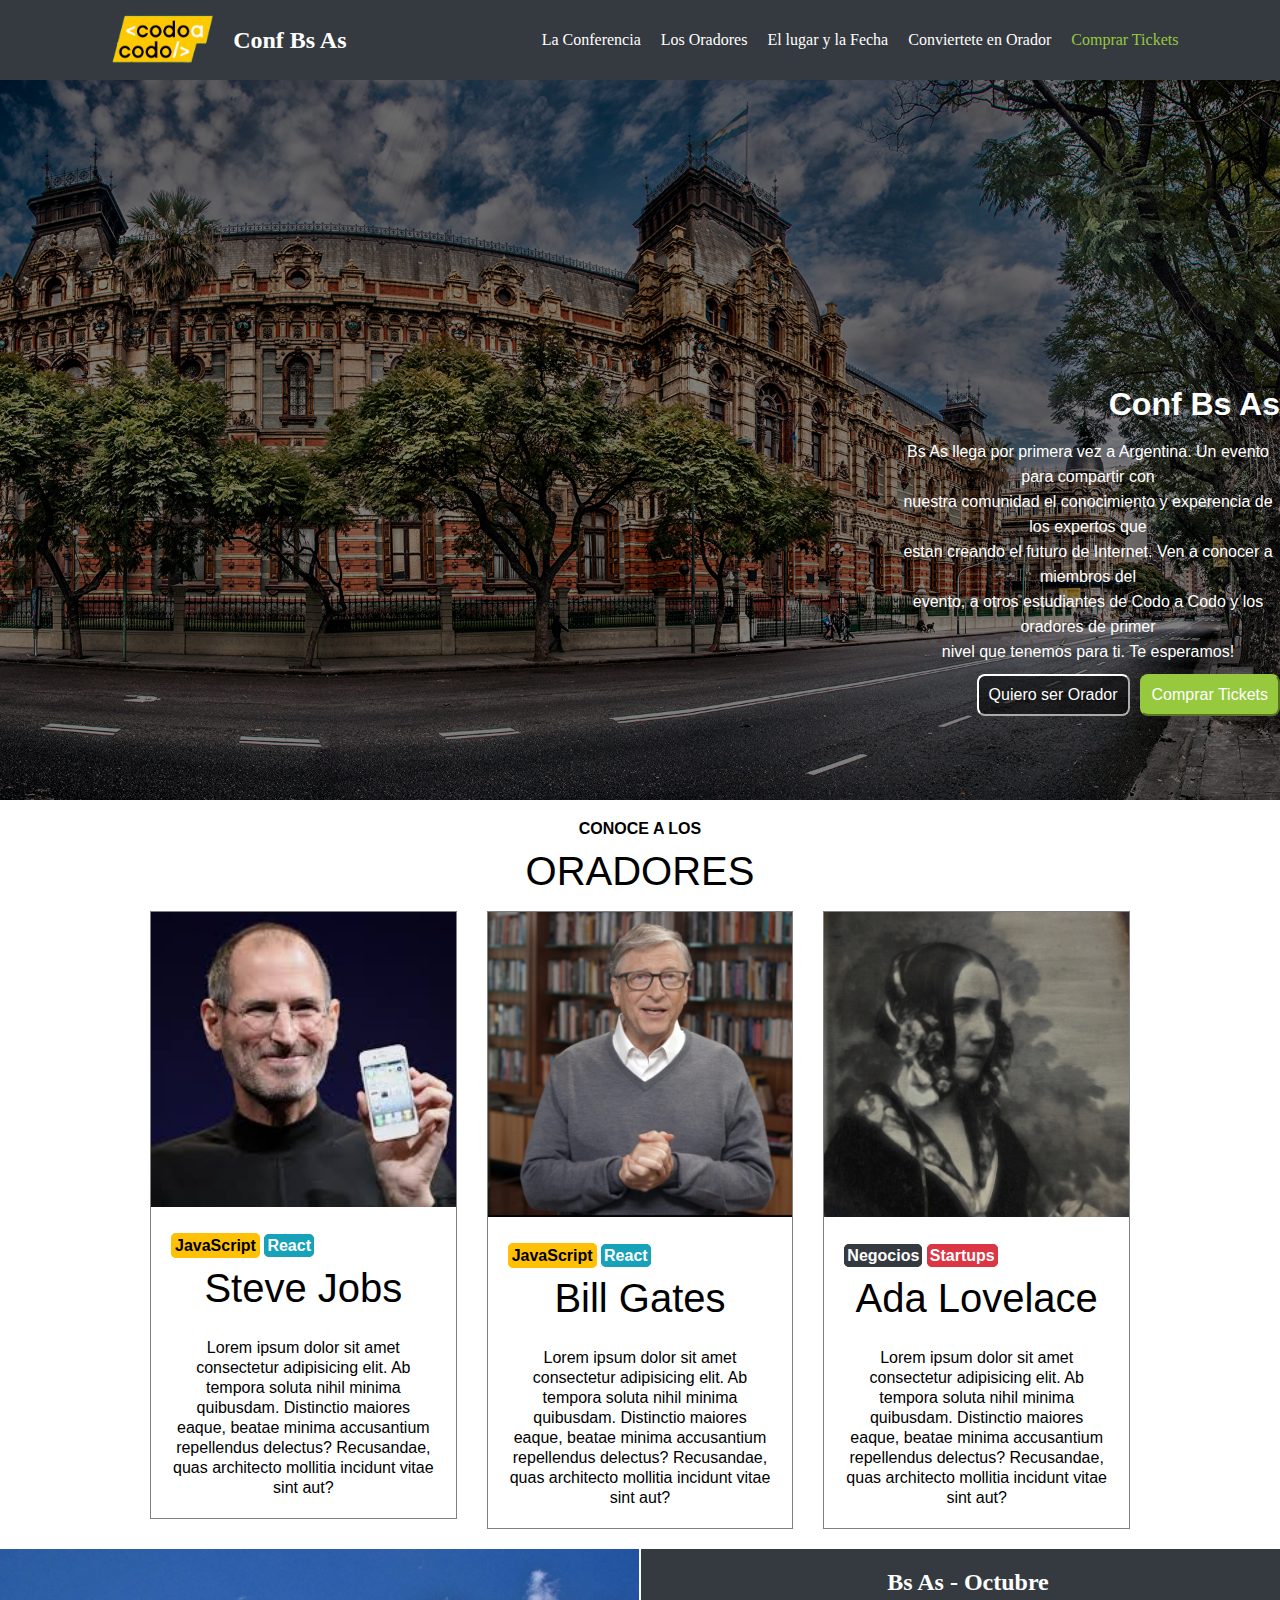
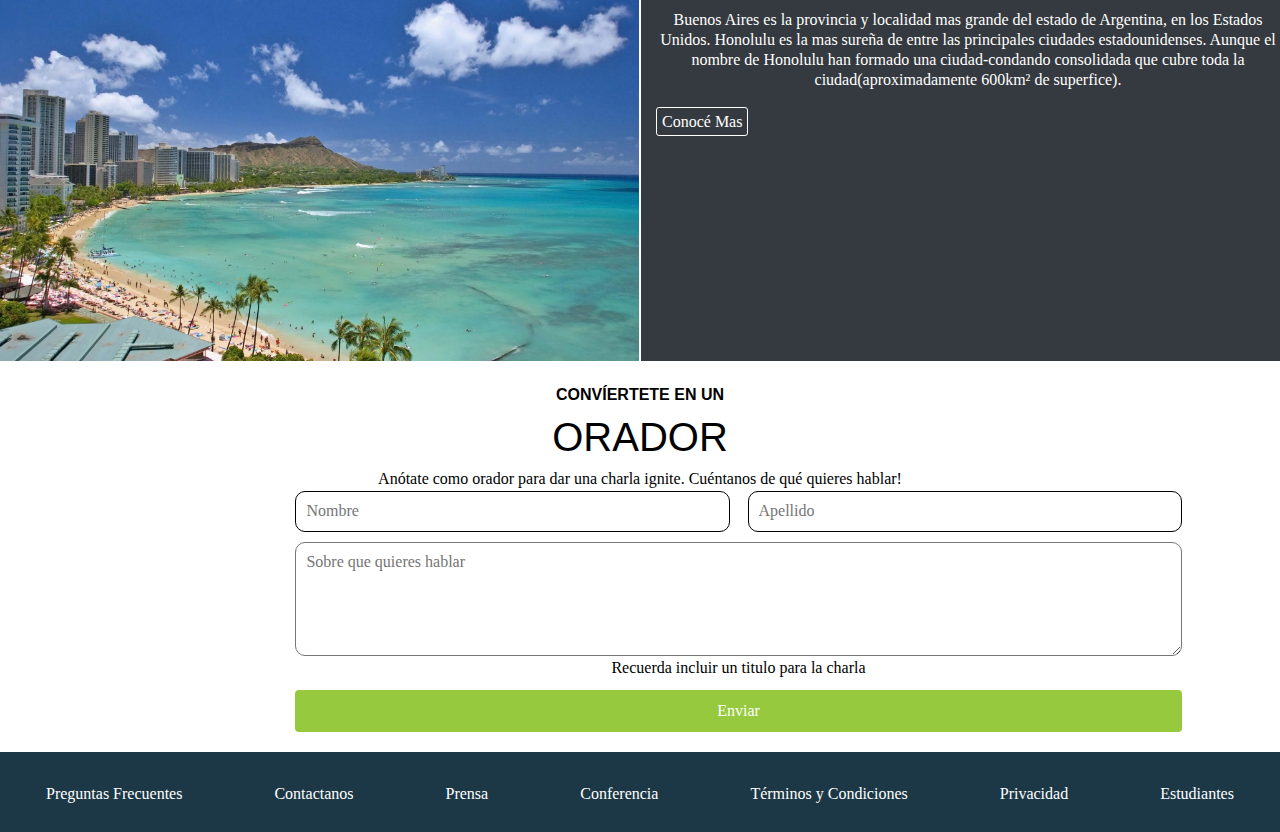
<file: ProyectoIntegrador/src/main/webapp/index.html>
<!DOCTYPE html>
<html lang="en">
<head>
    <meta charset="UTF-8">
    <meta http-equiv="X-UA-Compatible" content="IE=edge">
    <meta name="viewport" content="width=device-width, initial-scale=1.0">
    <link rel="stylesheet" href="style.css">
    <link rel="stylesheet" href="normalize.css">
    <title>Codo a Codo</title>
</head>
<body>
    <header>
        <div class="logo">
            <img src="./img/codoacodo.png" alt="codoacodo">
            <h2>Conf Bs As</h2>
        </div>
        <nav class="nav">
            <a href="#">La Conferencia</a>
            <a href="#">Los Oradores</a>
            <a href="#">El lugar y la Fecha</a>
            <a href="#">Conviertete en Orador</a>
            <a class="comprarT" href="comprarTickets.html">Comprar Tickets</a>
        </nav>
    </header>

    <main> 
        <section>
            <img src="./img/ba1.jpg" alt="">
        <div class="sobreImagen">
            <h1>Conf Bs As</h1>
            <p>Bs As llega por primera vez a Argentina. Un evento para compartir con</p> 
            <p>nuestra comunidad el conocimiento y experencia de los expertos que </p> 
            <P>estan creando el futuro de Internet. Ven a conocer a miembros del </p> 
            <P>evento, a otros estudiantes de Codo a Codo y los oradores de primer </p>
            <p>nivel que tenemos para ti. Te esperamos!</p>
            <div class="botones">
                <a href="#convert">
                    <button class="boton-trans">Quiero ser Orador</button>
                </a>
                <a href="./pages/ticktes.html">
                    <button class="boton">Comprar Tickets</button>
                </a>
            </div>   
        </div>
        </section>
    
        <div class="oradores">
            <h4>CONOCE A LOS</h4>
            <h2>ORADORES</h2>
            <div class="oradores-cadaUno">
                <div class="steve">
                    <div class="contenido-oradores">
                        <img src="./img/steve.jpg" alt="steve">
                            <div class="titulo">
                                <a class="java" href="">JavaScript</a>
                                <a class="react" href="">React</a>
                                <h2>Steve Jobs</h2>
                            </div>
                        <p>Lorem ipsum dolor sit amet consectetur adipisicing elit. Ab tempora soluta nihil minima quibusdam. Distinctio maiores eaque, beatae minima accusantium repellendus delectus? Recusandae, quas architecto mollitia incidunt vitae sint aut?</p>
                    </div>
                </div>
                <div class="bill">
                    <div class="contenido-oradores">
                        <img src="./img/bill.jpg" alt="bill">                       
                            <div class="titulo"> 
                                <a class="java" href="">JavaScript</a>
                                <a class="react" href="">React</a>
                                <h2>Bill Gates</h2>
                            </div>
                        <p>Lorem ipsum dolor sit amet consectetur adipisicing elit. Ab tempora soluta nihil minima quibusdam. Distinctio maiores eaque, beatae minima accusantium repellendus delectus? Recusandae, quas architecto mollitia incidunt vitae sint aut?</p>
                    </div>
                </div>
                <div class="ada">
                    <div class="contenido-oradores">
                        <img src="./img/ada.jpeg" alt="ada">
                            <div class="titulo">   
                                <a class="negocios" href="">Negocios</a>
                                <a class="startups" href="">Startups</a>
                                <h2>Ada Lovelace</h2>
                            </div>     
                        <p>Lorem ipsum dolor sit amet consectetur adipisicing elit. Ab tempora soluta nihil minima quibusdam. Distinctio maiores eaque, beatae minima accusantium repellendus delectus? Recusandae, quas architecto mollitia incidunt vitae sint aut?</p>
                    </div>
                </div>
            </div>
        </div>
        <div class="imagenes">
            <div>
            <img src="./img/honolulu.jpg" alt="">
            </div>
            <div class="Buenos-Aires">
                <h2>Bs As - Octubre</h2>
                <p>Buenos Aires es la provincia y localidad mas grande del estado de Argentina, en los Estados
                    Unidos. Honolulu es la mas sureña de entre las principales ciudades estadounidenses. Aunque el nombre de Honolulu
                    han formado una ciudad-condando consolidada que cubre toda la ciudad(aproximadamente 600km² de superfice).
                </p>
                <a class="BuenosAires-Boton" href="">
                   Conocé Mas        
                </a>
            </div>

        </div>
        <div class="formulario" >
            <div class="oradores">
                <h4>CONVÍERTETE EN UN</h4>
                <h2>ORADOR</h2>
            </div>
            <p class="formulario-p">Anótate como orador para dar una charla ignite. Cuéntanos de qué quieres hablar!</p>
            <div class="formularioContenido">
            <form action="" method="post">
                
                
                    
                    <label for="nombre" class="nombre"></label>
                    <label class="apellido" for="apellido"></label>
                <div class="formularioDatos">
                    <input type="text" id="nombre" name="nombre" placeholder="Nombre" required>
                    <input type="text" id="apellido" name="apellido" placeholder="Apellido" required>
                    
                </div>
                <div class="mensaje">
                    <label for="mensaje"></label>
                    <textarea id="mensaje" name="mensaje" rows="5" cols="160" placeholder="Sobre que quieres hablar" required></textarea>
                </div>
                    <p>Recuerda incluir un titulo para la charla</p>
                    <input class="botonFormulario" type="submit" value="Enviar" class>
            </form>
            </div>
        </div> 
    </main>

    <footer>
        <a href="">Preguntas Frecuentes</a>
        <a href="">Contactanos</a>
        <a href="">Prensa</a>
        <a href="">Conferencia</a>
        <a href="">Términos y Condiciones</a>
        <a href="">Privacidad</a>
        <a href="">Estudiantes</a>
    </footer>


</body>
</html>
</file>
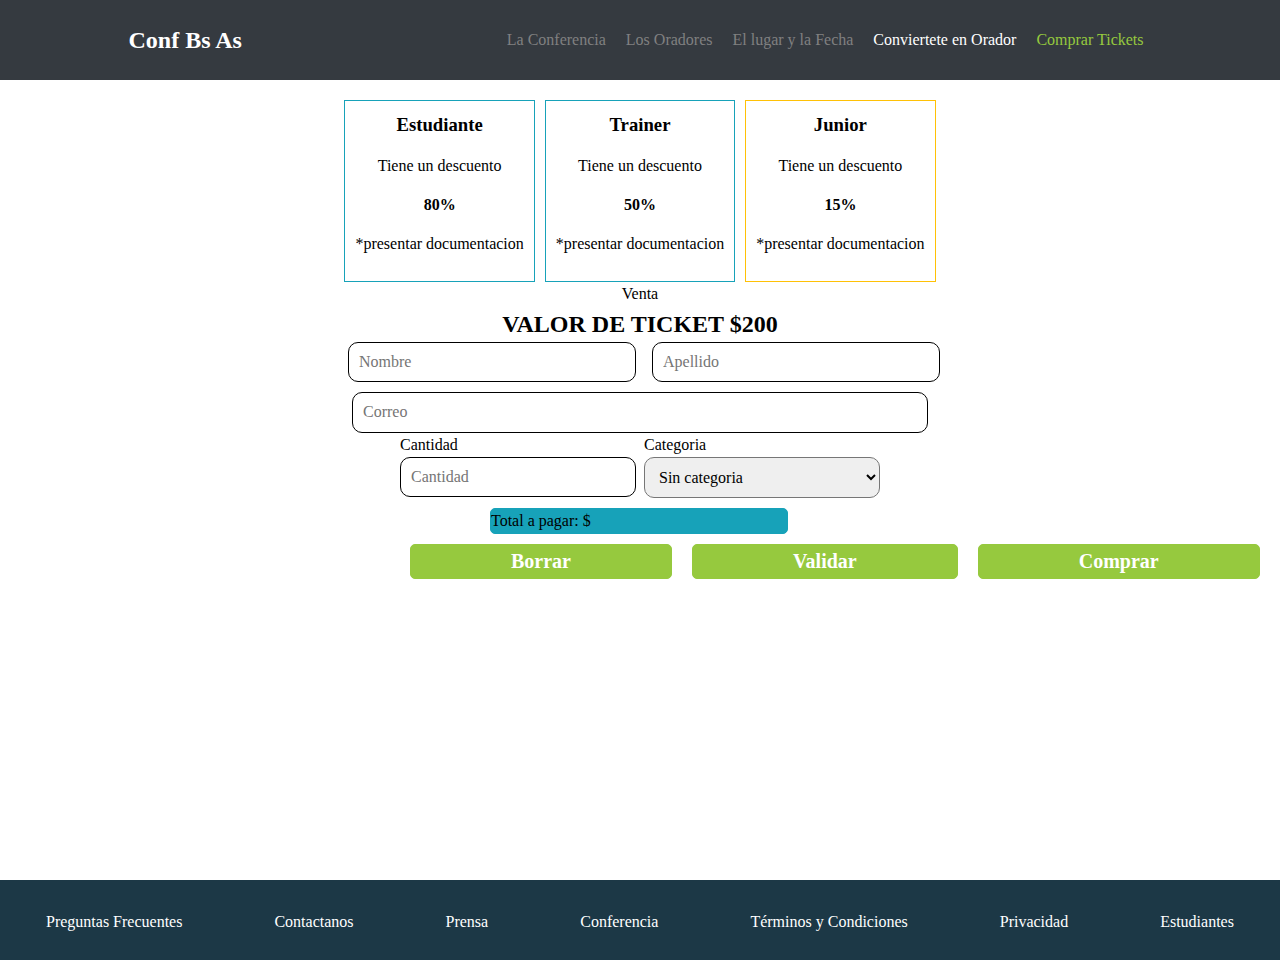
<file: ProyectoIntegrador/src/main/webapp/comprarTickets.html>
<!DOCTYPE html>
<html lang="en">
<head>
    <meta charset="UTF-8">
    <meta name="viewport" content="width=device-width, initial-scale=1.0">
    <link rel="stylesheet" href="style.css">
    <link rel="stylesheet" href="normalize.css">
    <title>Document</title>
</head>
<body>
    <header>
        <div class="logo">
            <h2>Conf Bs As</h2>
        </div>
        <nav class="nav">
            <a href="index.html" id="Conferencia">La Conferencia</a>
            <a href="index.html" id="Oradores">Los Oradores</a>
            <a href="#" id="Fecha">El lugar y la Fecha</a>
            <a href="#">Conviertete en Orador</a>
            <a class="comprarT" href="comprarTickets.html">Comprar Tickets</a>
        </nav>
    </header>

    <main class="contenedor-tickets">
        <div class="oferta">
            <div class="tipo">
                <h3>Estudiante</h3>
                <p>Tiene un descuento</p>
                <p><b>80%</b></p>
                <p>*presentar documentacion</p> 
            </div>
            <div class="tipo">
                <h3>Trainer</h3>
                <p>Tiene un descuento</p>
                <p><b>50%</b></p>
                <p>*presentar documentacion</p> 
            </div>
            <div class="tipoDos">
                <h3>Junior</h3>
                <p>Tiene un descuento</p>
                <p><b>15%</b></p>
                <p>*presentar documentacion</p> 
            </div>
        </div>

        <p>Venta</p>
        <h2>VALOR DE TICKET $200</h2>

    <div class="formularioComprar">
        <form id="miFormulario" action="cargaForm.jsp" method="post">
            <div class="formularioContenido">
               <div class="formularioDatos datos">
                <label for="Nombre" ></label>
                <input type="Nombre" id="nombre" name="nombre" placeholder="Nombre" required pattern="[A-Za-zÁ-ÿ\s]+">
                <label for="Apellido"></label>
                <input type="Apellido" placeholder="Apellido" name="apellido" id="apellido" required pattern="[A-Za-zÁ-ÿ\s]+">
            </div > 
                <label for="Correo"></label>
                <input class="Correo" id="mail" name="email" type="email" placeholder="Correo">
            </div>
            <div class="formularioCantidad">
            <div class="formularioDatos datos">
             <div class="cantidad">
              <p>Cantidad</p> 
            <label for="Cantidad"></label>
            <input type="Cantidad" placeholder="Cantidad" name="cantidad" id="cantidad" required>
        </div> 
        <div class="categoria">
            <p>Categoria</p>  
            <label for="Categoria"></label>
            <select name="Categoria" id="selector">
                <option value="Sin Categoria">Sin categoria</option>
                <option value="Estudiante">Estudiante</option>
                <option value="Trainer">Trainer</option>
                <option value="Junior">Junior</option>
            </select>
        </div>
        </div>
        </div>
        <p class="script">Total a pagar: <span id="span"></span> $</p>
        <div class="boton-comprar">
            <button  class="boton-click" type="reset">Borrar</button>
            <button class="boton-click" id="resumen" type="button">Validar</button>
            <button class="boton-click" id="resumen" type="submit">Comprar</button>
        </div>
        </form>
        
    </div>
   
    </main>

    <footer>
        <a href="">Preguntas Frecuentes</a>
        <a href="">Contactanos</a>
        <a href="">Prensa</a>
        <a href="">Conferencia</a>
        <a href="">Términos y Condiciones</a>
        <a href="">Privacidad</a>
        <a href="">Estudiantes</a>
    </footer>

    <script src="./index.js"></script>
</body>

    
</html>
</file>
<file: ProyectoIntegrador/src/main/webapp/style.css>
:root{
    --bgheader: #353a40;
    --blanco : #ffffff;
    --verde : #96c93e;
    --footer : #1c3846;
    --javaScript: #ffc106;
    --react : #17a2b9;
    --Startups: #dc3544;
}

*{
    padding: 0;
    margin: 0;
    box-sizing: border-box;
}

html {
    box-sizing: border-box;
    font-size: 62.5%;
  }
  *, *:before, *:after {
    box-sizing: inherit;
  }

body{
    font-size: 1.6rem;
    line-height: 1.5;
}


header{
    background-color: var(--bgheader);
    height: 80px;
    display: flex;
    justify-content: space-around;
    align-items: center;
    position: sticky;
    top: 0;
    z-index: 10;
}

.logo{
    display: flex;
    align-items: center;
    & img{
        height: 80px;
    }
    & h2{
        color: var(--blanco);
        height: 4em;
        padding-top: 30px;
    }
}

.nav{
    & a{
        padding: 0 8px;
        color: #ffffff;
        text-decoration: none;
    }

    .comprarT{
        color: var(--verde);
    }
}

main{
    & img{
        width: 100%;
    }
    &.contenedor{
        display: grid;
        grid-template-columns: repeat(3, 1fr);
    }
    & section{
        & img{
            filter: brightness(0.5);
        }
        position: relative;
        display: inline-block;
    }
    & a{
        text-decoration: none;
    }
    
}

.sobreImagen{
    font-family: Arial, Helvetica, sans-serif;
    text-align: right;
    line-height: 25px;
    position: absolute;
    top: 40%;
    left: 70%;
    color: var(--blanco);
}

.botones{
    display: flex;
    justify-content: flex-end;
    margin-top: 10px;
    gap: 10px;
}

.boton{
    color: var(--blanco);
    background-color: var(--verde);
    border-color: var(--verde);
    padding: 10px;
    border-radius: 8px;
}
.boton-trans{
    color: var(--blanco);
    border-color: var(--blanco);
    padding: 10px;
    border-radius: 8px;
    background-color: rgba(0, 0, 0, 0.5);
}
.oradores{
    font-weight: lighter;
    text-align: center;
    font-family: sans-serif;
    & h2{
        font-size: 40px;
        
        font-weight:bolder;
        
    }
    margin-top: 10px;
}

.oradores-cadaUno{
    margin-top: 10px;
    margin-right: 150px;
    margin-left: 150px;
    display: grid;
    grid-template-columns: repeat(3, 1fr);
    gap: 30px;
    text-align: center;
}

.contenido-oradores{
    border: 0.1px solid gray;
    text-align: left;
    & p{
        margin: 20px;
        line-height: 20px;
    }
}



.titulo{
    margin: 20px;
}

.java{
    border: 1px solid var(--javaScript);
    border-radius: 5px;
    color: black;
    background-color: var(--javaScript);
    font-weight: bold;
    padding: 3px;
}

.react{
    border: 1px solid var(--react);
    border-radius: 5px;
    color: var(--blanco);
    background-color: var(--react);
    font-weight: bold;
    padding: 2px;
}

.negocios{
    border: 1px solid var(--bgheader);
    border-radius: 5px;
    color: var(--blanco);
    background-color: var(--bgheader);
    font-weight: bold;
    padding: 2px;
}
.startups{
    border: 1px solid var(--Startups);
    border-radius: 5px;
    color: var(--blanco);
    background-color: var(--Startups);
    font-weight: bold;
    padding: 2px;
}
.conferencia{
    background-image:url(/img/ba1.jpg);
}

.imagenes{
    margin-top: 20px;
    margin-bottom: 100px;
    display: grid;
    grid-template-columns: repeat(2,1fr);
    gap: 2px;
    color: var(--blanco);  
    &
    img{
        height: 100%;
    }
}

.Buenos-Aires{
    background-color: var(--bgheader); 
    padding-left: 15px;
    padding-top: 15px;
    & p{
        line-height: 20px;
        margin-top: 10px;
        margin-bottom: 20px;
    }
}

.BuenosAires-Boton{
    border: 1px solid white;
    border-radius: 3px;
    color: white;
    padding: 5px;
}

.formulario{
    margin-top: -78px;
    text-align: center;
}

.formulario-p{
    text-align: center;
}

.formularioContenido{
    
display: grid;
    
grid-template-rows: repeat(1,1fr);
    
grid-template-columns: repeat(1,1fr);
    
align-content: stretch;
    
align-items: center;
    
justify-items: center;
}   

form{
    width: 60%;
}

.formularioDatos{
    display: flex;
    column-gap: 18px;
    justify-content: center;
    align-content: stretch;
    flex-direction: row;
    margin-bottom: 10px;
    width: 100%;
    
}

input{
    width: 50%;
    border-radius: 10px; /* Ajusta el valor según el redondeo deseado */
    padding: 10px; /* Añade un espacio interno para que el contenido no toque los bordes redondeados */
    border: 1px solid black ;
    font-size: 15px;
}

.botonFormulario{
    color: var(--blanco);
    background-color: var(--verde);
    border: none;
    border-radius: 4px;
    padding: 12px;
    width: 100%;
    margin-top: 10px;
}

.mensaje{
    display: flex;
    justify-content: center;
    border-radius: 10px;
    
}

textarea{
    border-radius: 10px; /* Ajusta el valor según el redondeo deseado */
    padding: 10px; /* Añade un espacio interno para que el contenido no toque los bordes redondeados */
    font-size: 20px;
    margin-top: 10px;
    margin-bottom: 10px;
}

footer{
    height: 80px;
    margin-top: 20px;
    padding-top: 20px;
    background-color: var(--footer);
    display: flex;
    justify-content: space-around;
    & a{
        margin-top: 10px;
        color: var(--blanco);
        text-decoration: none;
    }
}

.contenedor-tickets{
    max-width: 80rem;
    max-height: 100%;
    margin: 0 auto;
    align-items: center;
    height: 78rem;
}

.oferta{
    margin: auto;
    display: flex;
    justify-content: center;
    gap: 1rem;
}

.tipo{
    margin-top: 2rem;
    padding: 1rem;
    border: 0.1rem solid var(--react);
    & p,h3{
        margin-bottom: 1.5rem;
    }
}

.tipoDos{
    margin-top: 2rem;
    border: 0.1rem solid var(--javaScript);
    padding: 1rem;
    & p,h3{
        margin-bottom: 1.5rem;
    }
}

.datos{
    display: flex;
    column-gap: 8px;
    width: 125%;
    margin-bottom: 10px;
}

.Correo{
    width: 120%;
}

.nombres{
    display: flex;
    justify-content: start;
}

.cantidad{
    display: flex;
    flex-direction: column;
    align-items: flex-start;
    width: 100%;

}
.categoria{
    display: flex;
    flex-direction: column;
    align-items: flex-start;
    width: 100%;
}

.formularioCantidad{
    display: flex;
    column-gap: 2rem;
    & input{
        width: 100%;
    }
}

.script{
    background-color: #17a2b9;
    text-align: start;
    margin-left: 9rem;
    width: 62%;
    border: solid 1px #17a2b9;
    border-radius: 0.5rem;
}

#selector{
    border-radius: 1rem;
    padding: 1rem;
    width: 100%;
    
}

p,h2,h3{
    text-align: center;
}

.formularioComprar{
    display: flex;
    flex-direction: column;
    align-items: center;
    justify-content: center;

}

.boton-comprar{
    display: flex;
    justify-content: space-around;
    column-gap: 2rem;
    padding: 1rem;
    width: 100%;
}

.boton-click{
    background-color: var(--verde);
    color: var(--blanco);
    border: solid 1px var(--verde);
    border-radius: 0.5rem;
    font-size: 2rem;
    padding: 0.5rem 10rem;
    font-weight: 800;
}

.boton-click:hover{
    cursor: pointer;
}

#Fecha,#Oradores,#Conferencia{
    color: gray;
}

.footerTicktes{
	width: 100%;
	height: 100%;
	color: blue;
}
#ticket {
  background-color: #ff0000;
  border: 1px solid #e5e5e5;
  border-radius: 5px;
  padding: 20px;
  width: 300px;
}

#ticket h2 {
  color: #fff;
  background-color: #333;
  font-size: 16px;
  margin: -20px -20px 20px -20px;
  padding: 10px;
  text-align: center;
  border-radius: 5px 5px 0 0;
}

#ticket table {
  width: 100%;
  border-collapse: collapse;
}

#ticket th {
  background-color: #333;
  color: #fff;
  font-weight: normal;
  padding: 10px;
  text-align: left;
  border: 1px solid #e5e5e5;
}

#ticket td {
  border: 1px solid #e5e5e5;
  padding: 10px;
}
</file>
